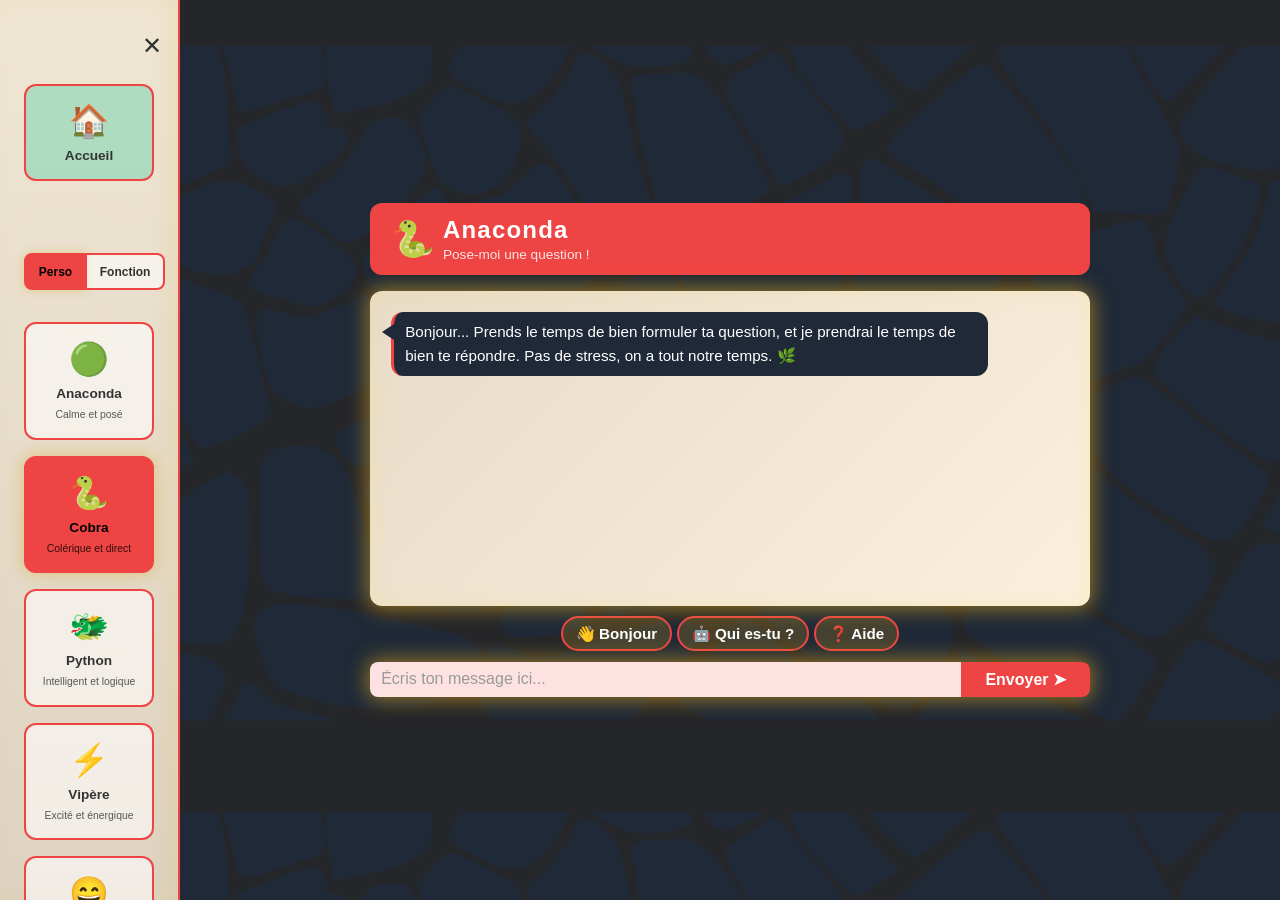
<file: index.html>
<!DOCTYPE html>
<html lang="fr">
<head>
  <meta charset="UTF-8" />
  <meta name="viewport" content="width=device-width, initial-scale=1.0" />
  <title>SnakeIA</title>
  <style>
    :root {
      --primary: #daa520;
      --dark:    #20c997;
      --gray:    #e8dcc8;
      --white:   #ffffff;
      --glow-primary: rgba(218, 165, 32, 0.6);
      --glow-secondary: rgba(255, 215, 0, 0.1);
    }

    :root.theme-bleu {
      --primary: #4a90d9;
      --dark:    #1e3a8a;
      --gray:    #e8eef5;
      --white:   #ffffff;
      --glow-primary: rgba(74, 144, 217, 0.6);
      --glow-secondary: rgba(74, 144, 217, 0.1);
    }

    :root.theme-violet {
      --primary: #9333ea;
      --dark:    #1e1b4b;
      --gray:    #f3e8ff;
      --white:   #ffffff;
      --glow-primary: rgba(147, 51, 234, 0.6);
      --glow-secondary: rgba(147, 51, 234, 0.1);
    }

    :root.theme-cobra {
      --primary: #ef4444;
      --dark:    #1f2937;
      --gray:    #fee2e2;
      --white:   #ffffff;
      --glow-primary: rgba(239, 68, 68, 0.6);
      --glow-secondary: rgba(239, 68, 68, 0.1);
    }

    :root.theme-couleuvre {
      --primary: #fbbf24;
      --dark:    #92400e;
      --gray:    #fef3c7;
      --white:   #ffffff;
      --glow-primary: rgba(251, 191, 36, 0.6);
      --glow-secondary: rgba(251, 191, 36, 0.1);
    }

    html, body { margin: 0; padding: 0; }
    * { box-sizing: border-box; margin: 0; padding: 0; }

    body {
      font-family: Arial, sans-serif;
      background: var(--dark);
      background-image: url('motif.svg');
      background-size: 120vw auto;
      background-repeat: repeat-y;
      background-attachment: fixed;
      background-position: center top;
      color: var(--white);
      display: flex;
      height: 100vh;
      padding: 0;
      margin: 0;
      overflow: hidden;
    }

    /* ============================================================
       SIDEBAR
       ============================================================ */
    #sidebar {
      width: 180px;
      background: linear-gradient(180deg, rgba(250, 240, 220, 0.95), rgba(232, 220, 200, 0.95));
      border-right: 2px solid var(--primary);
      padding: 1.5rem 0;
      display: flex;
      flex-direction: column;
      gap: 1rem;
      align-items: center;
      overflow-y: auto;
      position: relative;
      box-shadow: inset -10px 0 20px rgba(218, 165, 32, 0.1);
      transition: all 0.3s ease;
    }

    #sidebar.closed {
      width: 0;
      padding: 0;
      border-right: none;
      overflow: hidden;
    }

    #toggle-sidebar {
      position: fixed;
      left: 1rem;
      top: 1rem;
      z-index: 9999;
      padding: 0.5rem 0.75rem;
      background: var(--primary);
      border: 2px solid var(--primary);
      color: #000;
      border-radius: 8px;
      cursor: pointer;
      font-size: 1.3rem;
      font-weight: bold;
      transition: all 0.3s;
      display: none;
    }

    #toggle-sidebar:hover {
      transform: scale(1.1);
      box-shadow: 0 0 15px 2px rgba(218, 165, 32, 0.4);
    }

    #sidebar.closed ~ #toggle-sidebar {
      display: block;
    }

    .personality-btn {
      width: 130px;
      padding: 1rem;
      border: 2px solid var(--primary);
      background: rgba(255, 255, 255, 0.6);
      border-radius: 12px;
      cursor: pointer;
      transition: all 0.3s;
      display: flex;
      flex-direction: column;
      align-items: center;
      gap: 0.5rem;
      color: #333;
      font-weight: 600;
      font-size: 0.85rem;
    }

    .personality-name {
      font-weight: 600;
      font-size: 0.85rem;
    }

    .personality-desc {
      font-weight: 400;
      font-size: 0.65rem;
      opacity: 0.8;
      text-align: center;
      line-height: 1.2;
    }

    .section-toggle-btn {
      padding: 0.6rem 0.8rem;
      border: 2px solid var(--primary);
      background: rgba(255, 255, 255, 0.6);
      color: #333;
      border-radius: 0;
      cursor: pointer;
      font-weight: 600;
      font-size: 0.75rem;
      transition: all 0.3s;
      flex: 1;
      height: 100%;
    }

    .section-toggle-btn:first-child {
      border-radius: 8px 0 0 8px;
      border-right: 1px solid var(--primary);
    }

    .section-toggle-btn:last-child {
      border-radius: 0 8px 8px 0;
      border-left: 1px solid var(--primary);
    }

    .section-toggle-btn:hover {
      background: rgba(218, 165, 32, 0.2);
    }

    .section-toggle-btn.active {
      background: var(--primary);
      color: #000;
      box-shadow: 0 0 10px 1px rgba(218, 165, 32, 0.3);
    }

    .function-btn {
      width: 130px;
      padding: 1rem;
      border: 2px solid var(--primary);
      background: rgba(255, 255, 255, 0.6);
      border-radius: 12px;
      cursor: pointer;
      transition: all 0.3s;
      display: flex;
      flex-direction: column;
      align-items: center;
      gap: 0.5rem;
      color: #333;
      font-weight: 600;
      font-size: 0.85rem;
    }

    .function-emoji {
      font-size: 2rem;
    }

    .function-name {
      font-weight: 600;
      font-size: 0.85rem;
    }

    .function-btn:hover {
      background: rgba(218, 165, 32, 0.2);
      border-color: var(--primary);
      transform: scale(1.05);
    }

    .function-btn.active {
      background: var(--primary);
      border-color: var(--primary);
      color: #000;
      box-shadow: 0 0 15px 2px rgba(218, 165, 32, 0.4);
    }

    .personality-emoji {
      font-size: 2rem;
    }

    .personality-btn:hover {
      background: rgba(218, 165, 32, 0.2);
      border-color: var(--primary);
      transform: scale(1.05);
    }

    .personality-btn.active {
      background: var(--primary);
      border-color: var(--primary);
      color: #000;
      box-shadow: 0 0 15px 2px rgba(218, 165, 32, 0.4);
    }

    #main-container {
      flex: 1;
      display: flex;
      flex-direction: column;
      align-items: center;
      justify-content: center;
      padding: clamp(0.5rem, 2%, 2rem);
      overflow: hidden;
      height: 100vh;
    }

    header {
      width: 100%;
      max-width: clamp(300px, 90%, 720px);
      background: var(--primary);
      padding: clamp(0.8rem, 1.2%, 1.2rem) clamp(1rem, 2%, 2rem);
      border-radius: 12px;
      margin-bottom: clamp(0.8rem, 1.5%, 1.5rem);
      display: flex;
      align-items: center;
      gap: clamp(0.5rem, 1%, 1rem);
      flex-shrink: 0;
    }

    header .logo { font-size: clamp(1.5rem, 4vw, 2.2rem); }

    header h1 {
      font-size: clamp(1rem, 3vw, 1.5rem);
      font-weight: 700;
      letter-spacing: 0.05em;
    }

    header p {
      font-size: clamp(0.6rem, 1.5vw, 0.85rem);
      opacity: 0.85;
      margin-top: 0.2rem;
    }

    #zone-chat {
      width: 100%;
      max-width: clamp(300px, 90%, 720px);
      background: linear-gradient(135deg, rgba(232, 220, 200, 1), rgba(250, 240, 220, 1));
      border-radius: 12px;
      padding: clamp(1rem, 2%, 1.5rem);
      height: clamp(200px, 35vh, 400px);
      overflow-y: auto;
      margin-bottom: clamp(0.5rem, 1%, 1rem);
      display: flex;
      flex-direction: column;
      gap: clamp(0.5rem, 0.75%, 0.75rem);
      scroll-behavior: smooth;
      position: relative;
      box-shadow: 0 0 20px 3px rgba(218, 165, 32, 0.6), inset 0 0 20px 1px rgba(255, 215, 0, 0.1);
      animation: glowPulse 3s ease-in-out infinite;
      flex-shrink: 0;
    }

    @keyframes glowPulse {
      0%, 100% { box-shadow: 0 0 20px 3px var(--glow-primary), inset 0 0 20px 1px var(--glow-secondary); }
      50% { box-shadow: 0 0 30px 5px var(--glow-primary), inset 0 0 30px 2px var(--glow-secondary); }
    }

    .message {
      max-width: 88%;
      padding: clamp(0.5rem, 0.75%, 0.75rem) clamp(0.7rem, 1%, 1rem);
      border-radius: 12px;
      line-height: 1.6;
      font-size: clamp(0.75rem, 1.5vw, 0.95rem);
      position: relative;
    }

    .message.bot {
      background: var(--dark);
      border-left: 3px solid var(--primary);
      align-self: flex-start;
    }

    .message.bot::before {
      content: '';
      position: absolute;
      left: -12px;
      top: 12px;
      width: 0;
      height: 0;
      border-right: 12px solid var(--dark);
      border-top: 8px solid transparent;
      border-bottom: 8px solid transparent;
    }

    .message.user {
      background: var(--primary);
      align-self: flex-end;
      text-align: right;
    }

    .message.user::after {
      content: '';
      position: absolute;
      right: -12px;
      top: 12px;
      width: 0;
      height: 0;
      border-left: 12px solid var(--primary);
      border-top: 8px solid transparent;
      border-bottom: 8px solid transparent;
    }

    .message.loading {
      background: var(--dark);
      border-left: 3px solid var(--primary);
      align-self: flex-start;
      opacity: 0.6;
      font-style: italic;
    }

    .message.loading::before {
      content: '';
      position: absolute;
      left: -12px;
      top: 12px;
      width: 0;
      height: 0;
      border-right: 12px solid var(--dark);
      border-top: 8px solid transparent;
      border-bottom: 8px solid transparent;
      opacity: 0.6;
    }

    #suggestions {
      width: 100%;
      max-width: clamp(300px, 90%, 720px);
      display: flex;
      flex-wrap: wrap;
      gap: clamp(0.3rem, 0.5%, 0.5rem);
      margin-bottom: clamp(0.5rem, 1%, 1rem);
      justify-content: center;
      flex-shrink: 0;
    }

    .btn-suggestion {
      padding: clamp(0.4rem, 0.8%, 0.6rem) clamp(0.8rem, 1.5%, 1.2rem);
      border: 2px solid var(--primary);
      background: rgba(218, 165, 32, 0.2);
      color: var(--white);
      border-radius: 20px;
      cursor: pointer;
      font-weight: 600;
      font-size: clamp(0.7rem, 1.5vw, 0.95rem);
      transition: all 0.3s;
    }

    .btn-suggestion:hover {
      background: var(--primary);
      transform: translateY(-2px);
    }

    #formulaire {
      width: 100%;
      max-width: clamp(300px, 90%, 720px);
      display: flex;
      gap: 0;
      padding: 0;
      box-shadow: 0 0 20px 3px rgba(218, 165, 32, 0.6), inset 0 0 20px 1px rgba(255, 215, 0, 0.1);
      animation: glowPulse 3s ease-in-out infinite;
      border-radius: 8px;
      flex-shrink: 0;
    }

    #champ-texte {
      flex: 1;
      padding: clamp(0.5rem, 1%, 0.75rem) clamp(0.7rem, 1.5%, 1rem);
      border: none;
      border-radius: 8px 0 0 8px;
      font-size: clamp(0.85rem, 2vw, 1rem);
      background: var(--gray);
      color: #333;
      outline: none;
      transition: all 0.2s;
    }

    #champ-texte::placeholder { color: #999; }
    #champ-texte:focus { background: rgba(255, 255, 255, 0.95); }

    #bouton-envoyer {
      padding: clamp(0.5rem, 1%, 0.75rem) clamp(1.5rem, 2%, 2.5rem);
      background: var(--primary);
      color: white;
      border: none;
      border-radius: 0 8px 8px 0;
      font-size: clamp(0.8rem, 1.5vw, 1rem);
      font-weight: 700;
      cursor: pointer;
      transition: all 0.2s;
      white-space: nowrap;
    }

    #bouton-envoyer:hover { transform: scale(1.05); opacity: 0.9; }
    #bouton-envoyer:disabled { opacity: 0.45; cursor: not-allowed; }


    #theme-selector {
      width: 100%;
      max-width: 720px;
      display: flex;
      gap: 0.5rem;
      margin-bottom: 1.5rem;
      justify-content: center;
      flex-wrap: wrap;
    }

    .theme-btn {
      padding: 0.6rem 1.2rem;
      border: 2px solid var(--primary);
      background: rgba(218, 165, 32, 0.2);
      color: var(--white);
      border-radius: 20px;
      cursor: pointer;
      font-weight: 600;
      font-size: 0.95rem;
      transition: all 0.3s;
    }

    .theme-btn:hover {
      background: var(--primary);
      transform: translateY(-2px);
    }

    .theme-btn.active {
      background: var(--primary);
      color: #333;
    }

  </style>
</head>
<body>

  <!-- Configuration serveur FastAPI -->
  <div id="config" style="display:none;" data-server-url="http://localhost:8000"></div>

  <!-- ============================================================
       SIDEBAR - Personnalités
       ============================================================ -->
  <div id="sidebar">
    <button id="close-sidebar" onclick="fermerSidebar()" style="background: transparent; border: none; color: #333; font-size: 1.5rem; cursor: pointer; align-self: flex-end; margin-right: 0.5rem; padding: 0.5rem;">✕</button>

    <a href="landing.html" style="width: 130px; text-decoration: none;">
      <button style="width: 100%; padding: 1rem; border: 2px solid var(--primary); background: rgba(32, 201, 151, 0.3); border-radius: 12px; cursor: pointer; transition: all 0.3s; display: flex; flex-direction: column; align-items: center; gap: 0.5rem; color: #333; font-weight: 600; font-size: 0.85rem; margin-bottom: 0.5rem;">
        <span style="font-size: 2rem;">🏠</span>
        <span>Accueil</span>
      </button>
    </a>

    <div style="width: 85%; height: 3px; background: var(--primary); margin: 1rem 0; border-radius: 2px; opacity: 0.6;"></div>

    <!-- Boutons Personnalité et Fonction -->
    <div style="display: flex; gap: 0; margin-bottom: 1rem; width: 130px;">
      <button class="section-toggle-btn active" onclick="toggleSection('personality')" style="flex: 1;">
        <span>Perso</span>
      </button>
      <button class="section-toggle-btn" onclick="toggleSection('function')" style="flex: 1;">
        <span>Fonction</span>
      </button>
    </div>

    <!-- Section Personnalités -->
    <div id="personality-section" style="display: flex; flex-direction: column; gap: 1rem; width: 100%; align-items: center;">
      <button class="personality-btn active" onclick="changerPersonnalite('anaconda')">
      <span class="personality-emoji">🟢</span>
      <span class="personality-name">Anaconda</span>
      <span class="personality-desc">Calme et posé</span>
    </button>
    <button class="personality-btn" onclick="changerPersonnalite('cobra')">
      <span class="personality-emoji">🐍</span>
      <span class="personality-name">Cobra</span>
      <span class="personality-desc">Colérique et direct</span>
    </button>
    <button class="personality-btn" onclick="changerPersonnalite('python')">
      <span class="personality-emoji">🐲</span>
      <span class="personality-name">Python</span>
      <span class="personality-desc">Intelligent et logique</span>
    </button>
    <button class="personality-btn" onclick="changerPersonnalite('vipere')">
      <span class="personality-emoji">⚡</span>
      <span class="personality-name">Vipère</span>
      <span class="personality-desc">Excité et énergique</span>
    </button>
    <button class="personality-btn" onclick="changerPersonnalite('couleuvre')">
      <span class="personality-emoji">😄</span>
      <span class="personality-name">Couleuvre</span>
      <span class="personality-desc">Drôle et amusant</span>
    </button>
    </div>

    <!-- Section Fonctions -->
    <div id="function-section" style="display: none; flex-direction: column; gap: 1rem; width: 100%; align-items: center;">
      <button class="function-btn" onclick="changerFonction('reflexion')">
        <span class="function-emoji">🧠</span>
        <span class="function-name">Réflexion</span>
      </button>
      <button class="function-btn" onclick="changerFonction('discussion')">
        <span class="function-emoji">💬</span>
        <span class="function-name">Discussion</span>
      </button>
    </div>

  </div>

  <!-- Bouton toggle sidebar -->
  <button id="toggle-sidebar" onclick="ouvrirSidebar()">☰</button>

  <!-- ============================================================
       MAIN CONTAINER
       ============================================================ -->
  <div id="main-container">

  <!-- ============================================================
       EN-TETE
       Change l'emoji, le titre et la description pour
       personnaliser ton chatbot.
       ============================================================ -->
  <header>
    <div class="logo">🐍</div>
    <div>
      <h1 id="ia-name">Anaconda</h1>
      <p>Pose-moi une question !</p>
    </div>
  </header>

  <div id="zone-chat"></div>

  <!-- ============================================================
       SUGGESTIONS
       Ajoute ou modifie des boutons de suggestion.
       Chaque bouton appelle poserQuestion() avec un texte.
       ============================================================ -->
  <div id="suggestions">
    <button class="btn-suggestion" onclick="poserQuestion('bonjour')">👋 Bonjour</button>
    <button class="btn-suggestion" onclick="poserQuestion('qui es-tu')">🤖 Qui es-tu ?</button>
    <button class="btn-suggestion" onclick="poserQuestion('aide')">❓ Aide</button>
  </div>

  <div id="formulaire">
    <input
      id="champ-texte"
      type="text"
      placeholder="Écris ton message ici..."
    />
    <button id="bouton-envoyer" onclick="envoyerMessage()">Envoyer ➤</button>
  </div>


  <script>
    const chat  = document.getElementById('zone-chat');
    const input = document.getElementById('champ-texte');
    const btn   = document.getElementById('bouton-envoyer');
    let idMsg = 0;

    // --- Gestion des thèmes (automatique selon la personnalité) ---
    function appliquerThemePersonnalite(personality) {
      const root = document.documentElement;

      // Retirer toutes les classes de thème
      root.classList.remove('theme-bleu', 'theme-violet', 'theme-cobra', 'theme-couleuvre');

      // Appliquer le thème selon la personnalité
      switch(personality) {
        case 'cobra':
          root.classList.add('theme-cobra');
          break;
        case 'python':
          root.classList.add('theme-bleu');
          break;
        case 'anaconda':
          // Thème Mint (défaut)
          break;
        case 'vipere':
          root.classList.add('theme-violet');
          break;
        case 'couleuvre':
          root.classList.add('theme-couleuvre');
          break;
      }
    }

    // Charger et appliquer le thème de la personnalité sauvegardée au démarrage
    const savedPersonalityAtStart = localStorage.getItem('personality') || 'cobra';
    appliquerThemePersonnalite(savedPersonalityAtStart);

    // Charger le nom de l'IA sauvegardé
    const savedName = localStorage.getItem('iaName') || 'SnakeIA';
    document.getElementById('ia-name').innerHTML = `${savedName} <span class="edit-name" onclick="editerNomIA()">✏️</span>`;


    // --- Messages personnalisés par personnalité ---
    const personnalityMessages = {
      cobra: `Ha ! T'as intérêt à avoir une bonne question ! Crache ton truc, je suis direct et sans détour. Je vais t'dire ce que je pense, point. 🔥`,
      python: `Bienvenue ! Je suis Python, une IA logique et structurée. Je vais analyser tes questions avec précision et te fournir des réponses réfléchies. Posons le problème clairement. 🧠`,
      anaconda: `Bonjour... Prends le temps de bien formuler ta question, et je prendrai le temps de bien te répondre. Pas de stress, on a tout notre temps. 🌿`,
      vipere: `OUIII LET'S GOOOOO!!! Je suis trop excité de discuter avec toi!!! Pose tes questions, partage tes idées, c'est gonna be AMAZING!!! 🚀✨`,
      couleuvre: `Yo yo yo! Bienvenue! Prépare-toi pour une conversation pleine d'humour et de blagues! On va bien rigoler ensemble, c'est promis! 😂`
    };

    const personalityNames = {
      cobra: 'Cobra',
      python: 'Python',
      anaconda: 'Anaconda',
      vipere: 'Vipère',
      couleuvre: 'Couleuvre'
    };

    // --- Message de bienvenue ---
    const initialPersonality = localStorage.getItem('personality') || 'anaconda';
    document.getElementById('ia-name').textContent = personalityNames[initialPersonality];
    const welcomeMessageId = ajouterMessage('bot', personnalityMessages[initialPersonality]);

    input.addEventListener('keydown', e => {
      if (e.key === 'Enter') envoyerMessage();
    });

    function envoyerMessage() {
      const texte = input.value.trim();

      if (!texte) return;

      poserQuestion(texte);
      input.value = '';
    }

    async function poserQuestion(texte) {
      ajouterMessage('user', texte);
      btn.disabled = true;

      const idLoading = ajouterMessage('loading', '⏳ Je réfléchis...');

      try {
        const serverUrl = document.getElementById('config').dataset.serverUrl;

        if (serverUrl === 'https://ton-username.replit.dev') {
          supprimerMessage(idLoading);
          ajouterMessage('bot', 'Configuration manquante ! Remplace ton-username par ton URL Replit 🚀');
          btn.disabled = false;
          return;
        }

        const response = await fetch(serverUrl + '/api/chat', {
          method: 'POST',
          headers: {
            'Content-Type': 'application/json',
          },
          body: JSON.stringify({ texte: texte })
        });

        const data = await response.json();

        if (!response.ok) {
          supprimerMessage(idLoading);
          const errorMsg = data.reponse || 'Erreur serveur';
          ajouterMessage('bot', `${errorMsg} 🔑`);
          btn.disabled = false;
          return;
        }

        const reponse = data.reponse;
        supprimerMessage(idLoading);
        ajouterMessage('bot', reponse);
      } catch (error) {
        supprimerMessage(idLoading);
        ajouterMessage('bot', "Erreur de connexion 😔 Vérifie que le serveur est en ligne");
        console.error('Erreur:', error);
      }

      btn.disabled = false;
      chat.scrollTop = chat.scrollHeight;
    }

    // ============================================================
    // NOTE : La base de connaissances est maintenant gérée par FastAPI (main.py)
    // Pour modifier les réponses, édite la fonction traiter_question() dans main.py
    // ============================================================

    // ============================================================
    // NOTE : Le traitement des questions est maintenant géré par FastAPI
    // Les fonctions ci-dessous ne sont plus utilisées (remplacées par l'API)
    // ============================================================

    // --- Helpers d'affichage (tu n'as normalement pas besoin d'y toucher) ---

    function ajouterMessage(type, html) {
      const id = `msg-${++idMsg}`;
      const div = document.createElement('div');
      div.className = `message ${type}`;
      div.id = id;
      div.innerHTML = html;
      chat.appendChild(div);
      chat.scrollTop = chat.scrollHeight;
      return id;
    }

    function supprimerMessage(id) {
      document.getElementById(id)?.remove();
    }

    // --- Gestion de la sidebar ---
    let sidebarOpen = localStorage.getItem('sidebarOpen') !== 'false';
    let currentSection = localStorage.getItem('sidebarSection') || 'personality';
    let currentFunction = localStorage.getItem('function') || 'discussion';

    function ouvrirSidebar() {
      const sidebar = document.getElementById('sidebar');
      sidebar.classList.remove('closed');
      localStorage.setItem('sidebarOpen', 'true');
    }

    function fermerSidebar() {
      const sidebar = document.getElementById('sidebar');
      sidebar.classList.add('closed');
      localStorage.setItem('sidebarOpen', 'false');
    }

    // Initialiser l'état de la sidebar au chargement
    if (!sidebarOpen) {
      document.getElementById('sidebar').classList.add('closed');
    }

    // --- Gestion des sections (Personnalité / Fonction) ---
    function toggleSection(section) {
      currentSection = section;
      localStorage.setItem('sidebarSection', section);

      // Mettre à jour l'affichage
      document.getElementById('personality-section').style.display = section === 'personality' ? 'flex' : 'none';
      document.getElementById('function-section').style.display = section === 'function' ? 'flex' : 'none';

      // Mettre à jour les boutons actifs
      const buttons = document.querySelectorAll('.section-toggle-btn');
      buttons.forEach(btn => btn.classList.remove('active'));

      // Activer le bon bouton
      if (event && event.target) {
        event.target.closest('.section-toggle-btn').classList.add('active');
      } else {
        // Au chargement initial
        const activeBtn = document.querySelector(`[onclick="toggleSection('${section}')"]`);
        if (activeBtn) activeBtn.classList.add('active');
      }
    }

    // Initialiser la section au chargement
    if (currentSection === 'personality') {
      document.querySelector('[onclick="toggleSection(\'personality\')"]').classList.add('active');
    } else {
      document.querySelector('[onclick="toggleSection(\'function\')"]').classList.add('active');
    }
    toggleSection(currentSection);

    // --- Gestion des fonctions ---
    function changerFonction(fonction) {
      currentFunction = fonction;
      localStorage.setItem('function', fonction);

      const buttons = document.querySelectorAll('.function-btn');
      buttons.forEach(btn => btn.classList.remove('active'));

      // Trouver et activer le bon bouton
      if (event && event.target) {
        event.target.closest('.function-btn').classList.add('active');
      } else {
        const btn = document.querySelector(`[onclick="changerFonction('${fonction}')"]`);
        if (btn) btn.classList.add('active');
      }
    }

    // Initialiser la fonction au chargement
    setTimeout(() => {
      const initialFunctionBtn = document.querySelector(`[onclick="changerFonction('${currentFunction}')"]`);
      if (initialFunctionBtn) {
        initialFunctionBtn.classList.add('active');
      }
    }, 100);

    // --- Gestion des personnalités ---
    let personaliteCourante = localStorage.getItem('personality') || 'cobra';

    function changerPersonnalite(personality) {
      personaliteCourante = personality;
      localStorage.setItem('personality', personality);

      const buttons = document.querySelectorAll('.personality-btn');
      buttons.forEach(btn => btn.classList.remove('active'));

      // Trouver et activer le bon bouton
      if (event && event.target) {
        event.target.closest('.personality-btn').classList.add('active');
      } else {
        // Si appelé programmatiquement
        const btn = document.querySelector(`[onclick="changerPersonnalite('${personality}')"]`);
        if (btn) btn.classList.add('active');
      }

      // Appliquer le thème correspondant
      appliquerThemePersonnalite(personality);

      // Mettre à jour le nom de l'IA
      document.getElementById('ia-name').textContent = personalityNames[personality];

      // Mettre à jour le message de bienvenue
      const welcomeMsg = document.getElementById(welcomeMessageId);
      if (welcomeMsg) {
        welcomeMsg.innerHTML = personnalityMessages[personality];
      }
    }

    // Charger la personnalité sauvegardée au démarrage
    const savedPersonality = localStorage.getItem('personality') || 'cobra';
    const personalityBtn = document.querySelector(`[onclick="changerPersonnalite('${savedPersonality}')"]`);
    if (personalityBtn) {
      personalityBtn.classList.add('active');
      personalityBtn.parentElement.querySelectorAll('.personality-btn').forEach(btn => {
        if (btn !== personalityBtn) btn.classList.remove('active');
      });
    }
  </script>

  </div><!-- Fin main-container -->

</body>
</html>
</file>
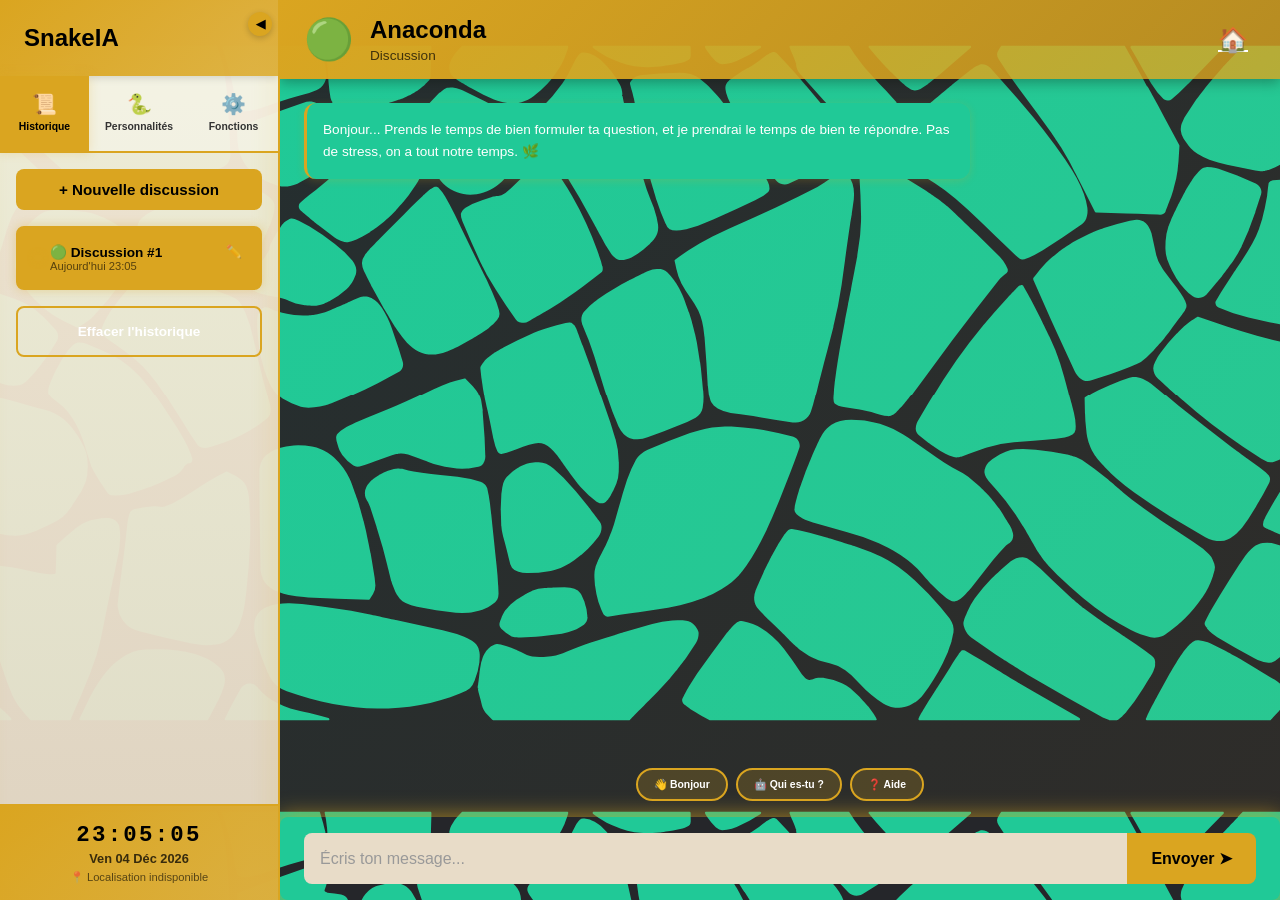
<file: frontend/index.html>
<!DOCTYPE html>
<html lang="fr">
<head>
  <meta charset="UTF-8" />
  <meta name="viewport" content="width=device-width, initial-scale=1.0" />
  <title>SnakeIA - Chatbot Intelligent</title>

  <link rel="stylesheet" href="css/variables.css">
  <link rel="stylesheet" href="css/layout.css">
  <link rel="stylesheet" href="css/chatbot.css">
  <link rel="stylesheet" href="css/sidebar.css">
  <link rel="stylesheet" href="css/responsive.css">
</head>
<body>

  <!-- Configuration serveur (chemin relatif = fonctionne en local et en production) -->
  <div id="config" style="display:none;" data-server-url=""></div>

  <!-- SIDEBAR -->
  <aside class="sidebar">
    <!-- Flèche toggle toujours visible -->
    <button class="sidebar-toggle-arrow" id="sidebarArrow" onclick="toggleSidebar()">◀</button>

    <!-- Header Sidebar -->
    <div class="sidebar-header">
      <h2>SnakeIA</h2>
    </div>

    <!-- Onglets Sidebar -->
    <div class="sidebar-tabs">
      <button class="sidebar-tab active" data-tab="history" onclick="switchTab('history')">
        <span class="tab-icon">📜</span>
        <span class="tab-label">Historique</span>
      </button>
      <button class="sidebar-tab" data-tab="personality" onclick="switchTab('personality')">
        <span class="tab-icon">🐍</span>
        <span class="tab-label">Personnalités</span>
      </button>
      <button class="sidebar-tab" data-tab="function" onclick="switchTab('function')">
        <span class="tab-icon">⚙️</span>
        <span class="tab-label">Fonctions</span>
      </button>
    </div>

    <!-- Contenu Sidebar -->
    <div class="sidebar-content">

      <!-- Onglet Historique -->
      <div class="sidebar-section active" data-section="history">
        <button onclick="newConversationFromSidebar()" style="width:100%;padding:0.75rem;background:var(--primary);color:#000;border:none;border-radius:8px;font-weight:700;font-size:0.95rem;cursor:pointer;margin-bottom:1rem;">
          + Nouvelle discussion
        </button>
        <div class="history-list" id="historyList">
          <p class="empty-state">Aucune conversation</p>
        </div>
        <button class="btn-secondary" onclick="clearHistory()" style="width: 100%; margin-top: 1rem;">
          Effacer l'historique
        </button>
      </div>

      <!-- Onglet Personnalités -->
      <div class="sidebar-section" data-section="personality">
        <div class="personality-grid" id="personalityGrid">
          <!-- Généré par JavaScript -->
        </div>
      </div>

      <!-- Onglet Fonctions -->
      <div class="sidebar-section" data-section="function">
        <div class="function-list" id="functionList">
          <!-- Généré par JavaScript -->
        </div>
      </div>

    </div>

    <!-- Footer sidebar : heure, date, localisation -->
    <div class="sidebar-footer">
      <div class="sidebar-time" id="sidebarTime">--:--:--</div>
      <div class="sidebar-date" id="sidebarDate">--/--/----</div>
      <div class="sidebar-location" id="sidebarLocation">📍 Localisation...</div>
    </div>

  </aside>

  <!-- MAIN CONTENT -->
  <main class="main-content">

    <!-- HEADER -->
    <header class="header">

      <div class="header-info">
        <div class="personality-badge">
          <span class="badge-emoji" id="headerEmoji">🟢</span>
          <div>
            <h1 id="headerName">Anaconda</h1>
            <p id="headerMode">Discussion</p>
          </div>
        </div>
      </div>

      <div class="header-actions">
        <a href="/" class="btn-icon" title="Accueil">🏠</a>
      </div>
    </header>

    <!-- ZONE CHAT -->
    <section class="chat-container">
      <div class="chat-messages" id="chatMessages">
        <!-- Messages générés par JavaScript -->
      </div>
      <div class="chat-suggestions" id="chatSuggestions">
        <!-- Suggestions générées par JavaScript -->
      </div>
    </section>

    <!-- INPUT FORMULAIRE -->
    <form class="chat-input-form" onsubmit="sendMessage(event)">
      <input
        type="text"
        id="messageInput"
        class="chat-input"
        placeholder="Écris ton message..."
        autocomplete="off"
      />
      <button type="submit" class="btn-send">
        Envoyer ➤
      </button>
    </form>

  </main>

  <!-- Modal de renommage -->
  <div id="renameModal" style="display:none;position:fixed;inset:0;background:rgba(0,0,0,0.7);z-index:9999;align-items:center;justify-content:center;">
    <div style="background:var(--dark);border:2px solid var(--primary);border-radius:12px;padding:2rem;width:90%;max-width:380px;box-shadow:0 0 30px var(--glow-primary);">
      <h3 style="color:var(--primary);margin-bottom:1rem;text-align:center;">Renommer la discussion</h3>
      <input id="renameInput" type="text" style="width:100%;padding:0.75rem;border:2px solid var(--primary);border-radius:8px;font-size:1rem;background:var(--gray);color:#333;outline:none;box-sizing:border-box;margin-bottom:1.5rem;" />
      <div style="display:flex;gap:1rem;justify-content:center;">
        <button id="renameConfirm" style="padding:0.7rem 1.5rem;background:var(--primary);color:#000;border:none;border-radius:8px;font-weight:700;cursor:pointer;">OK ✓</button>
        <button id="renameCancel" style="padding:0.7rem 1.5rem;background:transparent;color:var(--white);border:2px solid var(--primary);border-radius:8px;font-weight:700;cursor:pointer;">Annuler</button>
      </div>
    </div>
  </div>

  <!-- SCRIPTS -->
  <script src="js/utils.js"></script>
  <script src="js/personality.js"></script>
  <script src="js/history.js"></script>
  <script src="js/sidebar.js"></script>
  <script src="js/chatbot.js"></script>
  <script src="js/main.js"></script>

</body>
</html>
</file>
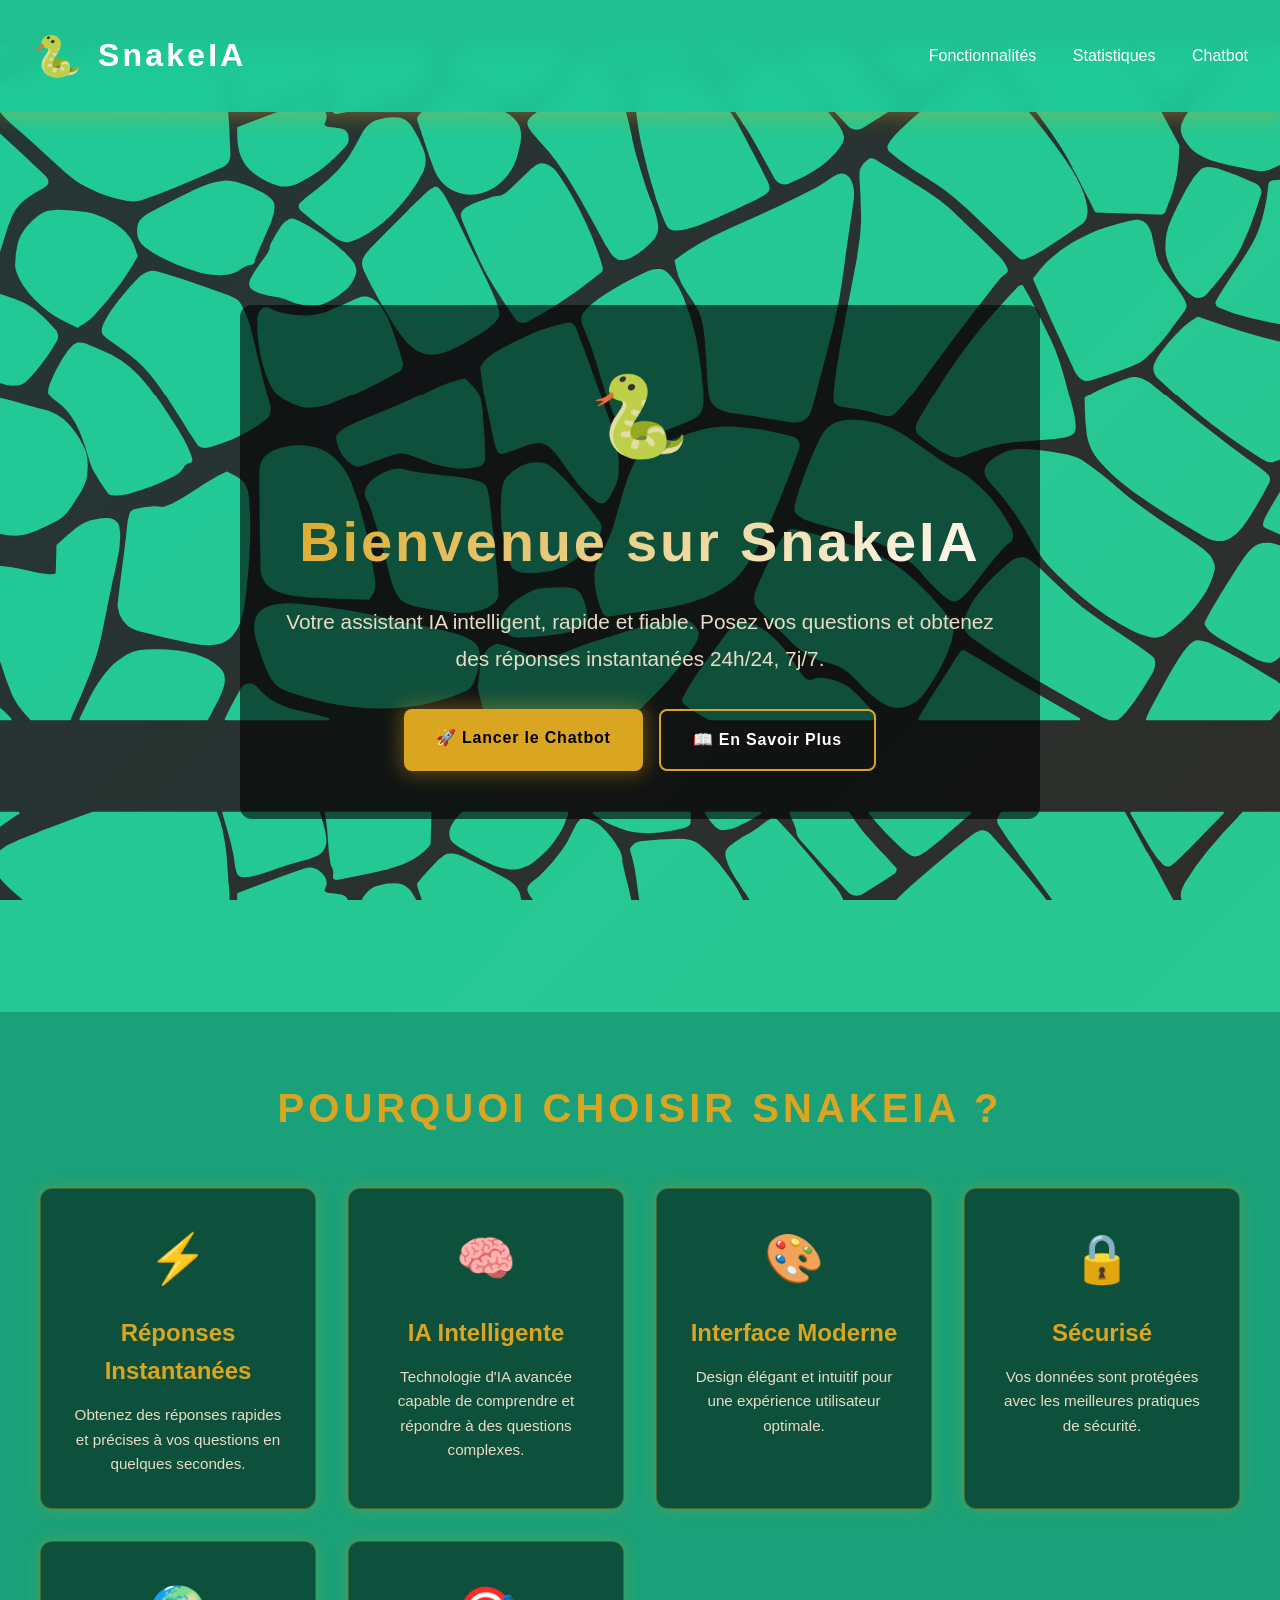
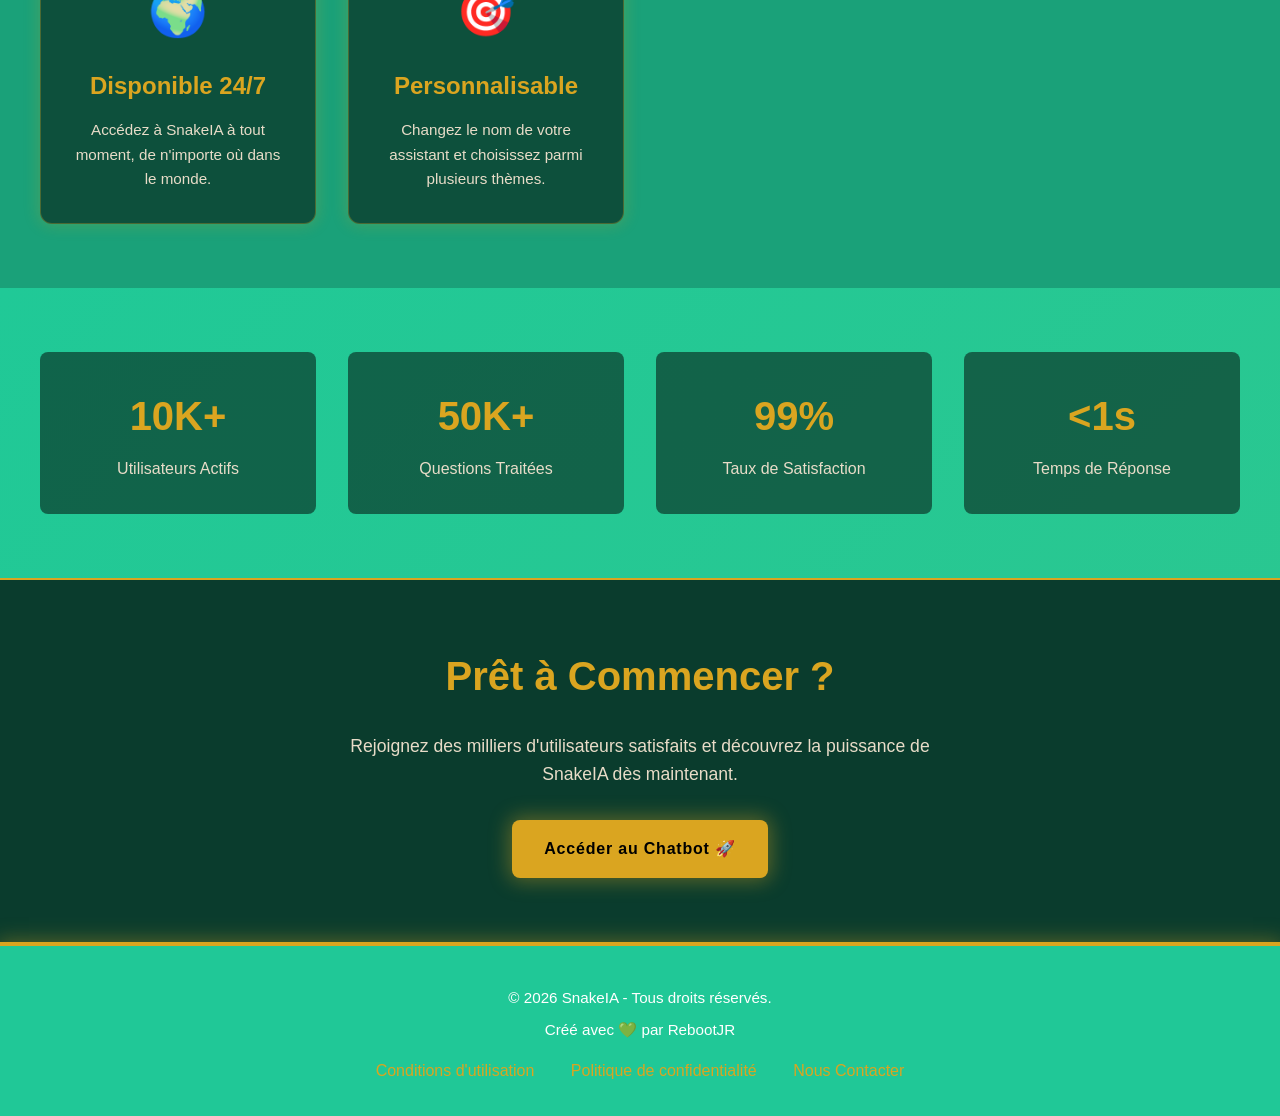
<file: landing.html>
<!DOCTYPE html>
<html lang="fr">
<head>
  <meta charset="UTF-8" />
  <meta name="viewport" content="width=device-width, initial-scale=1.0" />
  <title>SnakeIA - Votre Assistant IA Intelligent</title>
  <style>
    :root {
      --primary: #daa520;
      --dark: #20c997;
      --gray: #e8dcc8;
      --white: #ffffff;
      --bg-light: #f5f3f0;
      --glow-primary: rgba(218, 165, 32, 0.6);
      --glow-secondary: rgba(255, 215, 0, 0.1);
    }

    * {
      margin: 0;
      padding: 0;
      box-sizing: border-box;
    }

    html, body {
      margin: 0;
      padding: 0;
    }

    body {
      font-family: Arial, sans-serif;
      background: var(--dark);
      background-image: url('motif.svg');
      background-size: 120vw auto;
      background-repeat: repeat-y;
      background-attachment: fixed;
      background-position: center top;
      color: var(--white);
      line-height: 1.6;
    }

    /* ============================================================
       HEADER / NAVIGATION
       ============================================================ */
    header {
      display: flex;
      justify-content: space-between;
      align-items: center;
      padding: 1.5rem 2rem;
      background: rgba(32, 201, 151, 0.95);
      backdrop-filter: blur(10px);
      box-shadow: 0 0 20px 3px rgba(218, 165, 32, 0.4);
      position: sticky;
      top: 0;
      z-index: 1000;
    }

    .logo {
      display: flex;
      align-items: center;
      gap: 0.8rem;
      font-size: 2rem;
      font-weight: 700;
      letter-spacing: 0.1em;
    }

    .logo-emoji {
      font-size: 2.5rem;
    }

    nav a {
      color: var(--white);
      text-decoration: none;
      margin-left: 2rem;
      transition: all 0.3s;
      font-weight: 500;
    }

    nav a:hover {
      color: var(--primary);
      transform: translateY(-2px);
    }

    /* ============================================================
       HERO SECTION
       ============================================================ */
    .hero {
      text-align: center;
      padding: 4rem 2rem;
      min-height: 100vh;
      display: flex;
      flex-direction: column;
      justify-content: center;
      align-items: center;
      background: linear-gradient(135deg, rgba(32, 201, 151, 0.1), rgba(218, 165, 32, 0.05));
    }

    .hero-content {
      max-width: 800px;
      animation: slideInUp 0.8s ease-out;
      background: rgba(0, 0, 0, 0.6);
      padding: 3rem 2rem;
      border-radius: 12px;
    }

    .hero-emoji {
      font-size: 5rem;
      margin-bottom: 1rem;
      animation: bounce 2s infinite;
    }

    .hero h1 {
      font-size: 3.5rem;
      font-weight: 800;
      margin-bottom: 1rem;
      background: linear-gradient(135deg, var(--primary), var(--white));
      -webkit-background-clip: text;
      -webkit-text-fill-color: transparent;
      background-clip: text;
      letter-spacing: 0.05em;
    }

    .hero p {
      font-size: 1.3rem;
      color: var(--gray);
      margin-bottom: 2rem;
      line-height: 1.8;
    }

    .cta-buttons {
      display: flex;
      gap: 1rem;
      justify-content: center;
      flex-wrap: wrap;
      margin-top: 2rem;
    }

    .btn {
      padding: 1rem 2rem;
      font-size: 1rem;
      font-weight: 700;
      border: none;
      border-radius: 8px;
      cursor: pointer;
      transition: all 0.3s;
      text-decoration: none;
      display: inline-block;
      letter-spacing: 0.05em;
    }

    .btn-primary {
      background: var(--primary);
      color: #000;
      box-shadow: 0 0 20px 3px rgba(218, 165, 32, 0.4);
    }

    .btn-primary:hover {
      transform: translateY(-3px);
      box-shadow: 0 0 30px 5px rgba(218, 165, 32, 0.6);
    }

    .btn-secondary {
      background: transparent;
      color: var(--white);
      border: 2px solid var(--primary);
    }

    .btn-secondary:hover {
      background: var(--primary);
      color: #000;
      transform: translateY(-3px);
    }

    /* ============================================================
       FEATURES SECTION
       ============================================================ */
    .features {
      padding: 4rem 2rem;
      background: rgba(0, 0, 0, 0.2);
    }

    .features-container {
      max-width: 1200px;
      margin: 0 auto;
    }

    .section-title {
      text-align: center;
      font-size: 2.5rem;
      font-weight: 800;
      margin-bottom: 3rem;
      color: var(--primary);
      text-transform: uppercase;
      letter-spacing: 0.1em;
    }

    .features-grid {
      display: grid;
      grid-template-columns: repeat(auto-fit, minmax(250px, 1fr));
      gap: 2rem;
    }

    .feature-card {
      background: rgba(0, 0, 0, 0.5);
      padding: 2rem;
      border-radius: 12px;
      border: 1px solid rgba(218, 165, 32, 0.3);
      box-shadow: 0 0 15px 2px rgba(218, 165, 32, 0.2);
      transition: all 0.3s;
      text-align: center;
    }

    .feature-card:hover {
      transform: translateY(-10px);
      box-shadow: 0 0 25px 4px rgba(218, 165, 32, 0.4);
      border-color: rgba(218, 165, 32, 0.6);
    }

    .feature-icon {
      font-size: 3rem;
      margin-bottom: 1rem;
    }

    .feature-card h3 {
      font-size: 1.5rem;
      margin-bottom: 0.8rem;
      color: var(--primary);
    }

    .feature-card p {
      color: var(--gray);
      font-size: 0.95rem;
      line-height: 1.6;
    }

    /* ============================================================
       STATS SECTION
       ============================================================ */
    .stats {
      padding: 4rem 2rem;
      background: linear-gradient(135deg, rgba(32, 201, 151, 0.1), rgba(218, 165, 32, 0.05));
    }

    .stats-container {
      max-width: 1200px;
      margin: 0 auto;
      display: grid;
      grid-template-columns: repeat(auto-fit, minmax(200px, 1fr));
      gap: 2rem;
      text-align: center;
    }

    .stat-item {
      padding: 2rem;
      background: rgba(0, 0, 0, 0.5);
      border-radius: 8px;
    }

    .stat-number {
      font-size: 2.5rem;
      font-weight: 800;
      color: var(--primary);
      margin-bottom: 0.5rem;
    }

    .stat-label {
      color: var(--gray);
      font-size: 1rem;
    }

    /* ============================================================
       CTA SECTION
       ============================================================ */
    .cta-section {
      padding: 4rem 2rem;
      text-align: center;
      background: rgba(0, 0, 0, 0.7);
      border-top: 2px solid var(--primary);
      border-bottom: 2px solid var(--primary);
    }

    .cta-section h2 {
      font-size: 2.5rem;
      margin-bottom: 1.5rem;
      color: var(--primary);
    }

    .cta-section p {
      font-size: 1.1rem;
      color: var(--gray);
      max-width: 600px;
      margin: 0 auto 2rem;
    }

    /* ============================================================
       FOOTER
       ============================================================ */
    footer {
      background: rgba(32, 201, 151, 0.95);
      padding: 2rem;
      text-align: center;
      border-top: 2px solid var(--primary);
      box-shadow: 0 0 20px 3px rgba(218, 165, 32, 0.4);
    }

    footer p {
      color: var(--white);
      margin: 0.5rem 0;
      font-size: 0.95rem;
    }

    .footer-links {
      margin-top: 1rem;
    }

    .footer-links a {
      color: var(--primary);
      text-decoration: none;
      margin: 0 1rem;
      transition: color 0.3s;
    }

    .footer-links a:hover {
      color: var(--white);
    }

    /* ============================================================
       ANIMATIONS
       ============================================================ */
    @keyframes slideInUp {
      from {
        opacity: 0;
        transform: translateY(50px);
      }
      to {
        opacity: 1;
        transform: translateY(0);
      }
    }

    @keyframes bounce {
      0%, 100% {
        transform: translateY(0);
      }
      50% {
        transform: translateY(-20px);
      }
    }

    @keyframes glowPulse {
      0%, 100% {
        box-shadow: 0 0 20px 3px var(--glow-primary), inset 0 0 20px 1px var(--glow-secondary);
      }
      50% {
        box-shadow: 0 0 30px 5px var(--glow-primary), inset 0 0 30px 2px var(--glow-secondary);
      }
    }

    /* ============================================================
       RESPONSIVE
       ============================================================ */
    @media (max-width: 768px) {
      header {
        flex-direction: column;
        gap: 1rem;
      }

      nav a {
        margin-left: 1rem;
        font-size: 0.9rem;
      }

      .hero h1 {
        font-size: 2.5rem;
      }

      .hero p {
        font-size: 1.1rem;
      }

      .cta-buttons {
        flex-direction: column;
        gap: 1rem;
      }

      .btn {
        width: 100%;
      }

      .section-title {
        font-size: 2rem;
      }

      .hero-emoji {
        font-size: 4rem;
      }
    }
  </style>
</head>
<body>

  <!-- ============================================================
       HEADER
       ============================================================ -->
  <header>
    <div class="logo">
      <span class="logo-emoji">🐍</span>
      <span>SnakeIA</span>
    </div>
    <nav>
      <a href="#features">Fonctionnalités</a>
      <a href="#stats">Statistiques</a>
      <a href="index.html">Chatbot</a>
    </nav>
  </header>

  <!-- ============================================================
       HERO SECTION
       ============================================================ -->
  <section class="hero">
    <div class="hero-content">
      <div class="hero-emoji">🐍</div>
      <h1>Bienvenue sur SnakeIA</h1>
      <p>Votre assistant IA intelligent, rapide et fiable. Posez vos questions et obtenez des réponses instantanées 24h/24, 7j/7.</p>
      <div class="cta-buttons">
        <a href="index.html" class="btn btn-primary">🚀 Lancer le Chatbot</a>
        <a href="#features" class="btn btn-secondary">📖 En Savoir Plus</a>
      </div>
    </div>
  </section>

  <!-- ============================================================
       FEATURES SECTION
       ============================================================ -->
  <section class="features" id="features">
    <div class="features-container">
      <h2 class="section-title">Pourquoi Choisir SnakeIA ?</h2>
      <div class="features-grid">
        <div class="feature-card">
          <div class="feature-icon">⚡</div>
          <h3>Réponses Instantanées</h3>
          <p>Obtenez des réponses rapides et précises à vos questions en quelques secondes.</p>
        </div>
        <div class="feature-card">
          <div class="feature-icon">🧠</div>
          <h3>IA Intelligente</h3>
          <p>Technologie d'IA avancée capable de comprendre et répondre à des questions complexes.</p>
        </div>
        <div class="feature-card">
          <div class="feature-icon">🎨</div>
          <h3>Interface Moderne</h3>
          <p>Design élégant et intuitif pour une expérience utilisateur optimale.</p>
        </div>
        <div class="feature-card">
          <div class="feature-icon">🔒</div>
          <h3>Sécurisé</h3>
          <p>Vos données sont protégées avec les meilleures pratiques de sécurité.</p>
        </div>
        <div class="feature-card">
          <div class="feature-icon">🌍</div>
          <h3>Disponible 24/7</h3>
          <p>Accédez à SnakeIA à tout moment, de n'importe où dans le monde.</p>
        </div>
        <div class="feature-card">
          <div class="feature-icon">🎯</div>
          <h3>Personnalisable</h3>
          <p>Changez le nom de votre assistant et choisissez parmi plusieurs thèmes.</p>
        </div>
      </div>
    </div>
  </section>

  <!-- ============================================================
       STATS SECTION
       ============================================================ -->
  <section class="stats" id="stats">
    <div class="stats-container">
      <div class="stat-item">
        <div class="stat-number">10K+</div>
        <div class="stat-label">Utilisateurs Actifs</div>
      </div>
      <div class="stat-item">
        <div class="stat-number">50K+</div>
        <div class="stat-label">Questions Traitées</div>
      </div>
      <div class="stat-item">
        <div class="stat-number">99%</div>
        <div class="stat-label">Taux de Satisfaction</div>
      </div>
      <div class="stat-item">
        <div class="stat-number">&lt;1s</div>
        <div class="stat-label">Temps de Réponse</div>
      </div>
    </div>
  </section>

  <!-- ============================================================
       CTA SECTION
       ============================================================ -->
  <section class="cta-section">
    <h2>Prêt à Commencer ?</h2>
    <p>Rejoignez des milliers d'utilisateurs satisfaits et découvrez la puissance de SnakeIA dès maintenant.</p>
    <a href="index.html" class="btn btn-primary">Accéder au Chatbot 🚀</a>
  </section>

  <!-- ============================================================
       FOOTER
       ============================================================ -->
  <footer>
    <p>&copy; 2026 SnakeIA - Tous droits réservés.</p>
    <p>Créé avec 💚 par RebootJR</p>
    <div class="footer-links">
      <a href="#">Conditions d'utilisation</a>
      <a href="#">Politique de confidentialité</a>
      <a href="#">Nous Contacter</a>
    </div>
  </footer>

</body>
</html>
</file>
<file: frontend/css/variables.css>
/* ============================================================
   VARIABLES GLOBALES - DESIGN SYSTEM
   ============================================================ */

:root {
  /* Thème Anaconda (défaut) */
  --primary: #daa520;
  --dark: #20c997;
  --gray: #e8dcc8;
  --white: #ffffff;
  --bg-dark: #1f2937;
  --bg-light: #f5f3f0;
  --glow-primary: rgba(218, 165, 32, 0.6);
  --glow-secondary: rgba(255, 215, 0, 0.1);

  /* Espaces */
  --spacing-xs: 0.25rem;
  --spacing-sm: 0.5rem;
  --spacing-md: 1rem;
  --spacing-lg: 1.5rem;
  --spacing-xl: 2rem;
  --spacing-2xl: 3rem;

  /* Typographie */
  --font-main: Arial, sans-serif;
  --font-size-xs: 0.65rem;
  --font-size-sm: 0.85rem;
  --font-size-base: 1rem;
  --font-size-lg: 1.25rem;
  --font-size-xl: 1.5rem;
  --font-size-2xl: 2rem;

  /* Bordures */
  --border-radius-sm: 8px;
  --border-radius-md: 12px;
  --border-radius-lg: 16px;

  /* Durées d'animation */
  --transition-fast: 0.2s;
  --transition-normal: 0.3s;
  --transition-slow: 0.5s;

  /* Largeurs */
  --sidebar-width: 280px;
  --sidebar-width-mobile: 100%;
}

/* Thèmes alternatifs */
:root.theme-cobra {
  --primary: #ef4444;
  --dark: #1f2937;
  --gray: #fee2e2;
  --glow-primary: rgba(239, 68, 68, 0.6);
  --glow-secondary: rgba(239, 68, 68, 0.1);
}

:root.theme-python {
  --primary: #4a90d9;
  --dark: #1e3a8a;
  --gray: #e8eef5;
  --glow-primary: rgba(74, 144, 217, 0.6);
  --glow-secondary: rgba(74, 144, 217, 0.1);
}

:root.theme-vipere {
  --primary: #9333ea;
  --dark: #1e1b4b;
  --gray: #f3e8ff;
  --glow-primary: rgba(147, 51, 234, 0.6);
  --glow-secondary: rgba(147, 51, 234, 0.1);
}

:root.theme-couleuvre {
  --primary: #fbbf24;
  --dark: #92400e;
  --gray: #fef3c7;
  --glow-primary: rgba(251, 191, 36, 0.6);
  --glow-secondary: rgba(251, 191, 36, 0.1);
}
</file>
<file: frontend/css/layout.css>
/* ============================================================
   LAYOUT - Structure principale
   ============================================================ */

* {
  margin: 0;
  padding: 0;
  box-sizing: border-box;
}

html, body {
  margin: 0;
  padding: 0;
  height: 100%;
}

body {
  font-family: var(--font-main);
  background: var(--dark);
  background-image: url('../assets/motif.svg');
  background-size: 120vw auto;
  background-repeat: repeat-y;
  background-attachment: fixed;
  background-position: center top;
  color: var(--white);
  display: flex;
  overflow: hidden;
}

/* ============================================================
   BOUTONS RÉUTILISABLES
   ============================================================ */

.btn-primary {
  padding: var(--spacing-md) var(--spacing-lg);
  background: var(--primary);
  color: #000;
  border: none;
  border-radius: var(--border-radius-sm);
  font-weight: 600;
  font-size: var(--font-size-sm);
  cursor: pointer;
  transition: all var(--transition-normal);
  box-shadow: 0 0 15px 2px var(--glow-primary);
}

.btn-primary:hover {
  transform: translateY(-2px);
  box-shadow: 0 0 25px 4px var(--glow-primary);
}

.btn-secondary {
  padding: var(--spacing-md) var(--spacing-lg);
  border: 2px solid var(--primary);
  background: transparent;
  color: var(--white);
  border-radius: var(--border-radius-sm);
  font-weight: 600;
  font-size: var(--font-size-sm);
  cursor: pointer;
  transition: all var(--transition-normal);
}

.btn-secondary:hover {
  background: var(--primary);
  color: #000;
  transform: translateY(-2px);
}

.btn-icon {
  background: transparent;
  border: none;
  color: var(--white);
  font-size: var(--font-size-xl);
  cursor: pointer;
  transition: all var(--transition-normal);
  padding: var(--spacing-sm);
}

.btn-icon:hover {
  transform: scale(1.1);
}

/* ============================================================
   LAYOUT PRINCIPAL
   ============================================================ */

body {
  display: flex;
  flex-direction: row;
  height: 100vh;
}

.sidebar {
  flex-shrink: 0;
}

.main-content {
  flex: 1;
  display: flex;
  flex-direction: column;
  overflow: hidden;
  min-width: 0;
  transition: all var(--transition-normal);
}

/* ============================================================
   HEADER
   ============================================================ */

.header {
  background: linear-gradient(135deg, var(--primary), rgba(218, 165, 32, 0.8));
  padding: var(--spacing-md) var(--spacing-lg);
  display: flex;
  align-items: center;
  justify-content: space-between;
  gap: var(--spacing-md);
  box-shadow: 0 4px 12px rgba(0, 0, 0, 0.3);
  flex-shrink: 0;
}

.btn-sidebar-toggle {
  display: none;
}

.header-info {
  flex: 1;
}

.personality-badge {
  display: flex;
  align-items: center;
  gap: var(--spacing-md);
}

.badge-emoji {
  font-size: 2.5rem;
}

.header-info h1 {
  font-size: var(--font-size-xl);
  font-weight: 700;
  color: #000;
  margin: 0;
}

.header-info p {
  font-size: var(--font-size-sm);
  color: rgba(0, 0, 0, 0.7);
  margin: 0.2rem 0 0 0;
}

.header-actions {
  display: flex;
  gap: var(--spacing-md);
}

/* ============================================================
   CHAT CONTAINER
   ============================================================ */

.chat-container {
  flex: 1;
  display: flex;
  flex-direction: column;
  overflow: hidden;
  background: rgba(0, 0, 0, 0.1);
}

.chat-messages {
  flex: 1;
  overflow-y: auto;
  padding: var(--spacing-lg);
  display: flex;
  flex-direction: column;
  gap: var(--spacing-md);
}

.message {
  max-width: 70%;
  padding: var(--spacing-md);
  border-radius: var(--border-radius-md);
  line-height: 1.6;
  font-size: var(--font-size-sm);
  animation: slideIn 0.3s ease-out;
}

@keyframes slideIn {
  from {
    opacity: 0;
    transform: translateY(10px);
  }
  to {
    opacity: 1;
    transform: translateY(0);
  }
}

.message.bot {
  background: var(--dark);
  border-left: 3px solid var(--primary);
  align-self: flex-start;
  box-shadow: 0 2px 8px rgba(218, 165, 32, 0.2);
}

.message.user {
  background: var(--primary);
  color: #000;
  align-self: flex-end;
  text-align: right;
  box-shadow: 0 2px 8px rgba(218, 165, 32, 0.3);
}

/* ============================================================
   SUGGESTIONS
   ============================================================ */

.chat-suggestions {
  padding: var(--spacing-md) var(--spacing-lg);
  display: flex;
  flex-wrap: wrap;
  gap: var(--spacing-sm);
  justify-content: center;
}

.suggestion-btn {
  padding: var(--spacing-sm) var(--spacing-md);
  border: 2px solid var(--primary);
  background: rgba(218, 165, 32, 0.2);
  color: var(--white);
  border-radius: 20px;
  cursor: pointer;
  font-weight: 600;
  font-size: var(--font-size-xs);
  transition: all var(--transition-normal);
}

.suggestion-btn:hover {
  background: var(--primary);
  color: #000;
  transform: translateY(-2px);
}

/* ============================================================
   FORMULAIRE INPUT
   ============================================================ */

.chat-input-form {
  display: flex;
  gap: 0;
  padding: var(--spacing-md) var(--spacing-lg);
  flex-shrink: 0;
  box-shadow: 0 0 20px 3px var(--glow-primary);
  animation: glowPulse 3s ease-in-out infinite;
  border-radius: var(--border-radius-sm);
}

@keyframes glowPulse {
  0%, 100% {
    box-shadow: 0 0 20px 3px var(--glow-primary), inset 0 0 20px 1px var(--glow-secondary);
  }
  50% {
    box-shadow: 0 0 30px 5px var(--glow-primary), inset 0 0 30px 2px var(--glow-secondary);
  }
}

.chat-input {
  flex: 1;
  padding: var(--spacing-md);
  border: none;
  border-radius: var(--border-radius-sm) 0 0 var(--border-radius-sm);
  font-size: var(--font-size-base);
  background: var(--gray);
  color: #333;
  outline: none;
  transition: all var(--transition-fast);
}

.chat-input::placeholder {
  color: #999;
}

.chat-input:focus {
  background: rgba(255, 255, 255, 0.95);
}

.btn-send {
  padding: var(--spacing-md) var(--spacing-lg);
  background: var(--primary);
  color: #000;
  border: none;
  border-radius: 0 var(--border-radius-sm) var(--border-radius-sm) 0;
  font-size: var(--font-size-base);
  font-weight: 700;
  cursor: pointer;
  transition: all var(--transition-fast);
  white-space: nowrap;
}

.btn-send:hover {
  opacity: 0.9;
  transform: scale(1.05);
}

.btn-send:disabled {
  opacity: 0.45;
  cursor: not-allowed;
}

/* ============================================================
   SCROLLBAR PERSONNALISÉ
   ============================================================ */

.chat-messages::-webkit-scrollbar {
  width: 8px;
}

.chat-messages::-webkit-scrollbar-track {
  background: rgba(0, 0, 0, 0.1);
}

.chat-messages::-webkit-scrollbar-thumb {
  background: var(--primary);
  border-radius: 4px;
}

.chat-messages::-webkit-scrollbar-thumb:hover {
  background: rgba(218, 165, 32, 0.8);
}
</file>
<file: frontend/css/chatbot.css>
/* ============================================================
   CHATBOT - Styles supplémentaires
   ============================================================ */

.chat-container {
  background: linear-gradient(135deg, rgba(32, 201, 151, 0.05), rgba(218, 165, 32, 0.05));
}

/* Loading state */
.message.loading {
  background: var(--dark);
  border-left: 3px solid var(--primary);
  opacity: 0.7;
  font-style: italic;
}

/* Typing indicator */
.typing-indicator {
  display: flex;
  gap: 4px;
  align-items: center;
}

.typing-indicator span {
  width: 8px;
  height: 8px;
  border-radius: 50%;
  background: var(--primary);
  animation: bounce 1.4s infinite;
}

.typing-indicator span:nth-child(2) {
  animation-delay: 0.2s;
}

.typing-indicator span:nth-child(3) {
  animation-delay: 0.4s;
}

@keyframes bounce {
  0%, 60%, 100% {
    transform: translateY(0);
  }
  30% {
    transform: translateY(-10px);
  }
}

/* Code blocks dans les messages */
.message code {
  background: rgba(0, 0, 0, 0.3);
  padding: 2px 6px;
  border-radius: 4px;
  font-family: 'Courier New', monospace;
  font-size: 0.9em;
}

.message pre {
  background: rgba(0, 0, 0, 0.3);
  padding: var(--spacing-md);
  border-radius: var(--border-radius-sm);
  overflow-x: auto;
  font-family: 'Courier New', monospace;
  font-size: 0.85em;
  margin: var(--spacing-sm) 0;
}

/* Listes */
.message ul,
.message ol {
  margin-left: var(--spacing-lg);
  margin-top: var(--spacing-sm);
}

.message li {
  margin: var(--spacing-xs) 0;
}

/* Liens */
.message a {
  color: var(--primary);
  text-decoration: underline;
  cursor: pointer;
}

.message.user a {
  color: #000;
}

/* Paragraphes */
.message p {
  margin: var(--spacing-sm) 0;
  line-height: 1.6;
}

.message p:first-child {
  margin-top: 0;
}

.message p:last-child {
  margin-bottom: 0;
}
</file>
<file: frontend/css/sidebar.css>
/* ============================================================
   SIDEBAR - Styles
   ============================================================ */

.sidebar {
  width: var(--sidebar-width);
  height: 100vh;
  background: linear-gradient(180deg, rgba(250, 240, 220, 0.95), rgba(232, 220, 200, 0.95));
  border-right: 2px solid var(--primary);
  display: flex;
  flex-direction: column;
  overflow: hidden;
  box-shadow: inset -10px 0 20px rgba(218, 165, 32, 0.1);
  transition: all var(--transition-normal);
}

.sidebar.closed {
  width: 32px;
  overflow: hidden;
}

/* Cacher tout sauf la flèche quand fermé */
.sidebar.closed .sidebar-header h2,
.sidebar.closed .sidebar-close,
.sidebar.closed .sidebar-tabs,
.sidebar.closed .sidebar-content {
  display: none;
}

/* ============================================================
   SIDEBAR HEADER
   ============================================================ */

.sidebar-toggle-arrow {
  position: absolute;
  top: 12px;
  right: 6px;
  background: var(--primary);
  border: none;
  border-radius: 50%;
  width: 24px;
  height: 24px;
  display: flex;
  align-items: center;
  justify-content: center;
  cursor: pointer;
  font-size: 0.75rem;
  color: #000;
  font-weight: 700;
  z-index: 10;
  transition: transform var(--transition-normal);
  box-shadow: 0 2px 6px rgba(0,0,0,0.2);
}

.sidebar-toggle-arrow:hover {
  transform: scale(1.15);
}

.sidebar {
  position: relative;
}

.sidebar-header {
  padding: var(--spacing-lg);
  background: linear-gradient(135deg, var(--primary), rgba(218, 165, 32, 0.8));
  display: flex;
  justify-content: space-between;
  align-items: center;
  flex-shrink: 0;
  box-shadow: 0 2px 8px rgba(0, 0, 0, 0.2);
}

.sidebar-header h2 {
  font-size: var(--font-size-xl);
  font-weight: 700;
  color: #000;
  margin: 0;
}

.sidebar-close {
  display: none;
  background: transparent;
  border: none;
  color: #000;
  font-size: 1.5rem;
  cursor: pointer;
  transition: all var(--transition-normal);
}

.sidebar-close:hover {
  transform: rotate(90deg);
}

/* ============================================================
   SIDEBAR TABS
   ============================================================ */

.sidebar-tabs {
  display: flex;
  gap: 0;
  padding: 0;
  flex-shrink: 0;
  border-bottom: 2px solid var(--primary);
}

.sidebar-tab {
  flex: 1;
  padding: var(--spacing-md);
  background: rgba(255, 255, 255, 0.3);
  border: none;
  border-bottom: 3px solid transparent;
  color: #333;
  cursor: pointer;
  font-weight: 600;
  font-size: var(--font-size-xs);
  transition: all var(--transition-normal);
  display: flex;
  flex-direction: column;
  align-items: center;
  gap: 0.3rem;
}

.sidebar-tab:hover {
  background: rgba(218, 165, 32, 0.2);
}

.sidebar-tab.active {
  background: var(--primary);
  border-bottom-color: var(--primary);
  color: #000;
  box-shadow: 0 0 10px 1px rgba(218, 165, 32, 0.3);
}

.tab-icon {
  font-size: var(--font-size-lg);
}

.tab-label {
  font-size: var(--font-size-xs);
}

/* ============================================================
   SIDEBAR CONTENU
   ============================================================ */

.sidebar-content {
  flex: 1;
  overflow-y: auto;
  padding: var(--spacing-md);
}

.sidebar-section {
  display: none;
  animation: fadeIn 0.3s ease-out;
}

.sidebar-section.active {
  display: block;
}

@keyframes fadeIn {
  from {
    opacity: 0;
  }
  to {
    opacity: 1;
  }
}

/* ============================================================
   HISTORIQUE
   ============================================================ */

.history-list {
  display: flex;
  flex-direction: column;
  gap: var(--spacing-sm);
}

.history-item {
  padding: var(--spacing-md);
  background: rgba(255, 255, 255, 0.6);
  border: 2px solid var(--primary);
  border-radius: var(--border-radius-sm);
  cursor: pointer;
  transition: all var(--transition-normal);
  color: #333;
  font-size: var(--font-size-sm);
}

.history-item:hover {
  background: var(--primary);
  color: #000;
  transform: translateX(5px);
}

.history-item.active {
  background: var(--primary);
  color: #000;
  box-shadow: 0 0 10px 1px rgba(218, 165, 32, 0.3);
}

.empty-state {
  text-align: center;
  color: #999;
  padding: var(--spacing-lg);
  font-size: var(--font-size-sm);
}

/* ============================================================
   GRILLE PERSONNALITÉS
   ============================================================ */

.personality-grid {
  display: grid;
  grid-template-columns: 1fr;
  gap: var(--spacing-md);
}

.personality-card {
  padding: var(--spacing-md);
  background: rgba(255, 255, 255, 0.6);
  border: 2px solid var(--primary);
  border-radius: var(--border-radius-md);
  cursor: pointer;
  transition: all var(--transition-normal);
  text-align: center;
  color: #333;
}

.personality-card:hover {
  background: rgba(218, 165, 32, 0.2);
  border-color: var(--primary);
  transform: scale(1.05);
}

.personality-card.active {
  background: var(--primary);
  color: #000;
  box-shadow: 0 0 15px 2px rgba(218, 165, 32, 0.4);
}

.personality-emoji {
  font-size: var(--font-size-2xl);
  display: block;
  margin-bottom: var(--spacing-sm);
}

.personality-name {
  display: block;
  font-weight: 600;
  font-size: var(--font-size-sm);
  margin-bottom: 0.3rem;
}

.personality-desc {
  display: block;
  font-size: var(--font-size-xs);
  opacity: 0.8;
}

/* ============================================================
   LISTE FONCTIONS
   ============================================================ */

.function-list {
  display: flex;
  flex-direction: column;
  gap: var(--spacing-md);
}

.function-card {
  padding: var(--spacing-md);
  background: rgba(255, 255, 255, 0.6);
  border: 2px solid var(--primary);
  border-radius: var(--border-radius-md);
  cursor: pointer;
  transition: all var(--transition-normal);
  text-align: center;
  color: #333;
}

.function-card:hover {
  background: rgba(218, 165, 32, 0.2);
  border-color: var(--primary);
  transform: scale(1.05);
}

.function-card.active {
  background: var(--primary);
  color: #000;
  box-shadow: 0 0 15px 2px rgba(218, 165, 32, 0.4);
}

.function-emoji {
  font-size: var(--font-size-xl);
  display: block;
  margin-bottom: var(--spacing-sm);
}

.function-name {
  display: block;
  font-weight: 600;
  font-size: var(--font-size-sm);
}

/* ============================================================
   FOOTER SIDEBAR
   ============================================================ */

.sidebar-footer {
  padding: var(--spacing-md);
  border-top: 2px solid var(--primary);
  background: linear-gradient(135deg, var(--primary), rgba(218, 165, 32, 0.8));
  flex-shrink: 0;
  text-align: center;
}

.sidebar-time {
  font-size: 1.4rem;
  font-weight: 700;
  color: #000;
  letter-spacing: 0.1em;
  font-family: 'Courier New', monospace;
}

.sidebar-date {
  font-size: 0.8rem;
  font-weight: 600;
  color: rgba(0, 0, 0, 0.75);
  margin-top: 0.2rem;
}

.sidebar-location {
  font-size: 0.7rem;
  color: rgba(0, 0, 0, 0.6);
  margin-top: 0.3rem;
  word-break: break-all;
}

.sidebar.closed .sidebar-footer {
  display: none;
}

/* ============================================================
   SCROLLBAR SIDEBAR
   ============================================================ */

.sidebar-content::-webkit-scrollbar {
  width: 6px;
}

.sidebar-content::-webkit-scrollbar-track {
  background: rgba(218, 165, 32, 0.1);
}

.sidebar-content::-webkit-scrollbar-thumb {
  background: var(--primary);
  border-radius: 3px;
}

.sidebar-content::-webkit-scrollbar-thumb:hover {
  background: rgba(218, 165, 32, 0.8);
}
</file>
<file: frontend/css/responsive.css>
/* ============================================================
   RESPONSIVE - Adaptabilité écrans
   ============================================================ */

/* Tablettes */
@media (max-width: 1024px) {
  :root {
    --sidebar-width: 240px;
  }

  .header-info h1 {
    font-size: var(--font-size-lg);
  }

  .message {
    max-width: 80%;
  }
}

/* Mobiles */
@media (max-width: 768px) {
  :root {
    --sidebar-width: 0px;
  }

  body {
    grid-template-columns: 1fr;
  }

  .sidebar {
    position: fixed;
    left: 0;
    top: 0;
    width: 280px;
    height: 100vh;
    z-index: 1000;
    transform: translateX(-100%);
    transition: transform var(--transition-normal);
  }

  .sidebar.open {
    transform: translateX(0);
  }

  .sidebar.closed {
    transform: translateX(-100%);
  }

  .sidebar-close {
    display: block;
  }

  .btn-sidebar-toggle {
    display: block;
    background: transparent;
    border: none;
    color: #000;
    font-size: 1.5rem;
    cursor: pointer;
  }

  .header {
    padding: var(--spacing-md);
  }

  .badge-emoji {
    font-size: 2rem;
  }

  .header-info h1 {
    font-size: var(--font-size-lg);
  }

  .header-info p {
    font-size: var(--font-size-xs);
  }

  .chat-messages {
    padding: var(--spacing-md);
    gap: var(--spacing-sm);
  }

  .message {
    max-width: 85%;
    padding: var(--spacing-sm);
    font-size: var(--font-size-xs);
  }

  .chat-suggestions {
    padding: var(--spacing-sm);
  }

  .suggestion-btn {
    padding: var(--spacing-xs) var(--spacing-sm);
    font-size: var(--font-size-xs);
  }

  .chat-input-form {
    padding: var(--spacing-sm);
    gap: 0;
  }

  .chat-input {
    padding: var(--spacing-sm);
  }

  .btn-send {
    padding: var(--spacing-sm);
  }

  .history-item,
  .personality-card,
  .function-card {
    padding: var(--spacing-sm);
    font-size: var(--font-size-xs);
  }

  .sidebar-tab {
    padding: var(--spacing-sm);
    font-size: var(--font-size-xs);
  }

  .tab-icon {
    font-size: var(--font-size-base);
  }
}

/* Petits mobiles */
@media (max-width: 480px) {
  .personality-badge {
    gap: var(--spacing-sm);
  }

  .badge-emoji {
    font-size: 1.5rem;
  }

  .header-info h1 {
    font-size: var(--font-size-base);
  }

  .header-actions {
    gap: var(--spacing-xs);
  }

  .message {
    max-width: 90%;
    padding: var(--spacing-xs);
  }

  .chat-messages {
    padding: var(--spacing-sm);
  }

  .suggestion-btn {
    flex: 1 1 calc(50% - var(--spacing-xs));
  }
}

/* Écrans très larges */
@media (min-width: 1440px) {
  :root {
    --sidebar-width: 320px;
  }

  .message {
    max-width: 60%;
  }

  .header-info h1 {
    font-size: var(--font-size-2xl);
  }
}

/* Orientation portrait sur mobiles */
@media (max-height: 600px) and (max-width: 768px) {
  .header {
    padding: var(--spacing-sm);
  }

  .chat-messages {
    padding: var(--spacing-sm);
  }

  .chat-suggestions {
    padding: var(--spacing-xs);
    gap: var(--spacing-xs);
  }

  .chat-input-form {
    padding: var(--spacing-xs);
  }
}

/* Print */
@media print {
  .sidebar,
  .header,
  .chat-input-form,
  .header-actions {
    display: none;
  }

  body {
    background: white;
    color: black;
  }

  .main-content {
    grid-column: 1;
  }

  .message {
    page-break-inside: avoid;
  }
}

/* Préférence light mode */
@media (prefers-color-scheme: light) {
  /* Optionnel : adapter le design si l'utilisateur préfère le light mode */
}

/* Préférence dark mode */
@media (prefers-color-scheme: dark) {
  /* Le design est déjà en dark mode */
}

/* Réduit mouvement */
@media (prefers-reduced-motion: reduce) {
  * {
    animation-duration: 0.01ms !important;
    animation-iteration-count: 1 !important;
    transition-duration: 0.01ms !important;
  }
}
</file>
